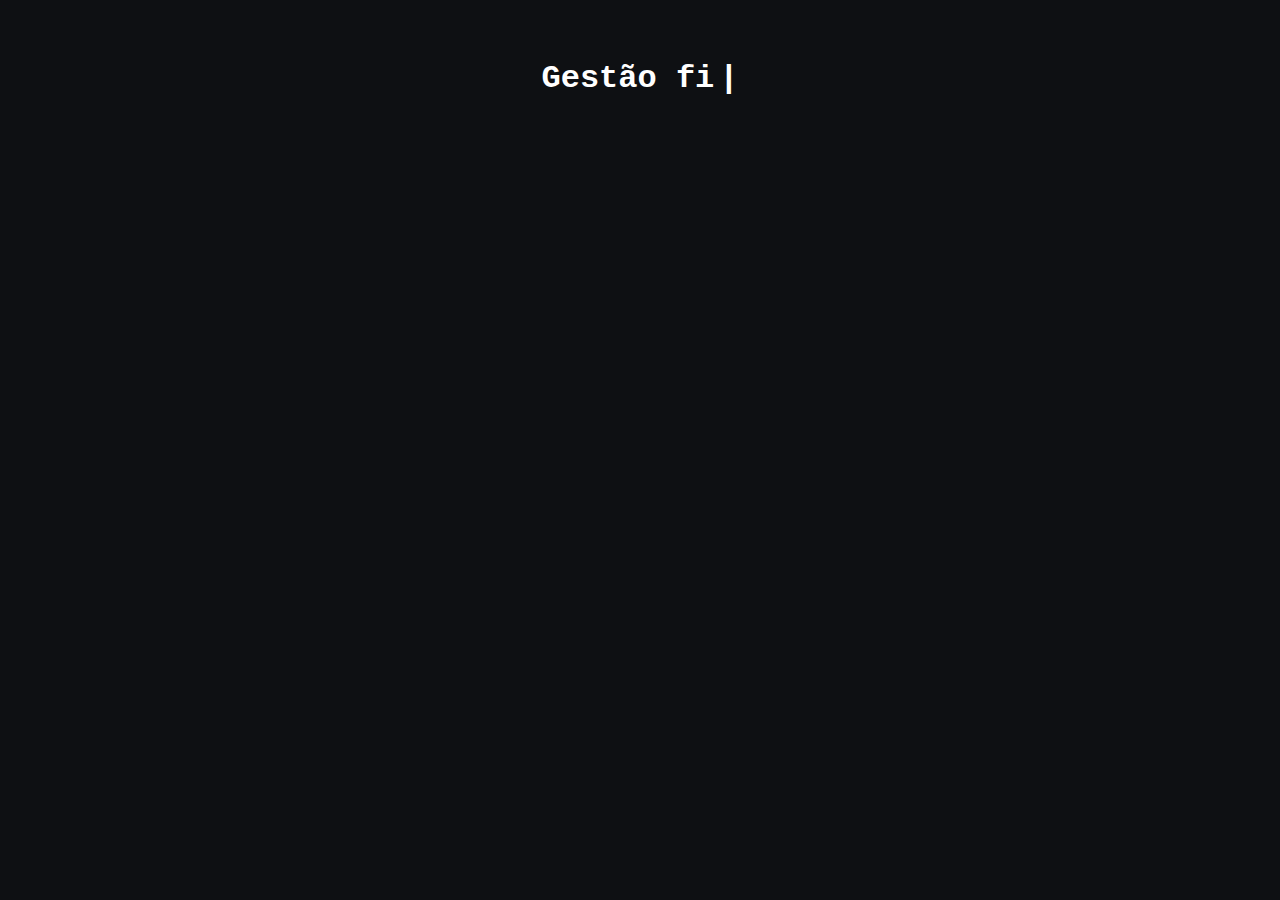
<file:  Typewriter/index.html>
<!DOCTYPE html>
<html lang="pt-br">
<head>
  <meta charset="UTF-8">
  <meta name="viewport" content="width=device-width, initial-scale=1.0">
  <meta http-equiv="X-UA-Compatible" content="ie=edge">
  <title>TypeWriter</title>
  <link rel="stylesheet" href="./src/style.css">
  <script src="./src/main.js" defer></script>
</head>
<body>

<h1 class="title">Gestão financeira de qualidade e confiabilidade.</h1>

</body>
</html>
</file>
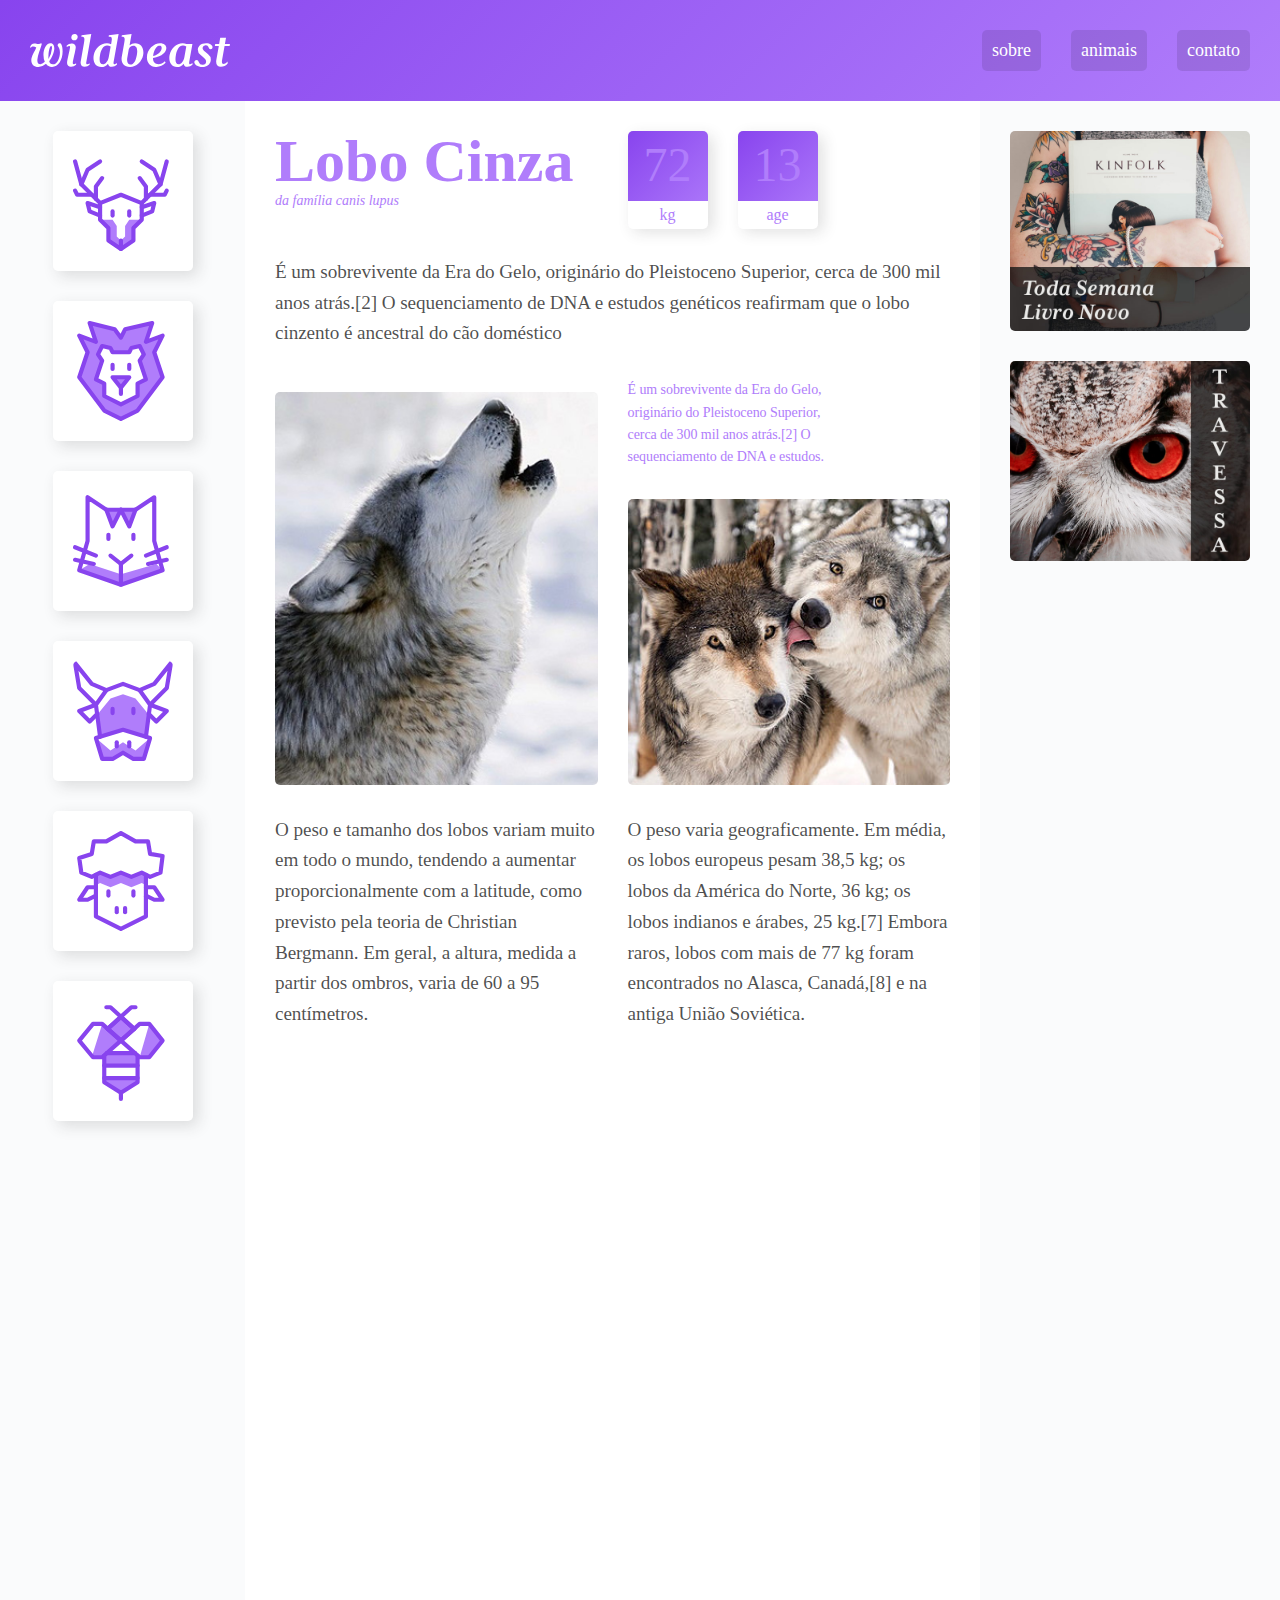
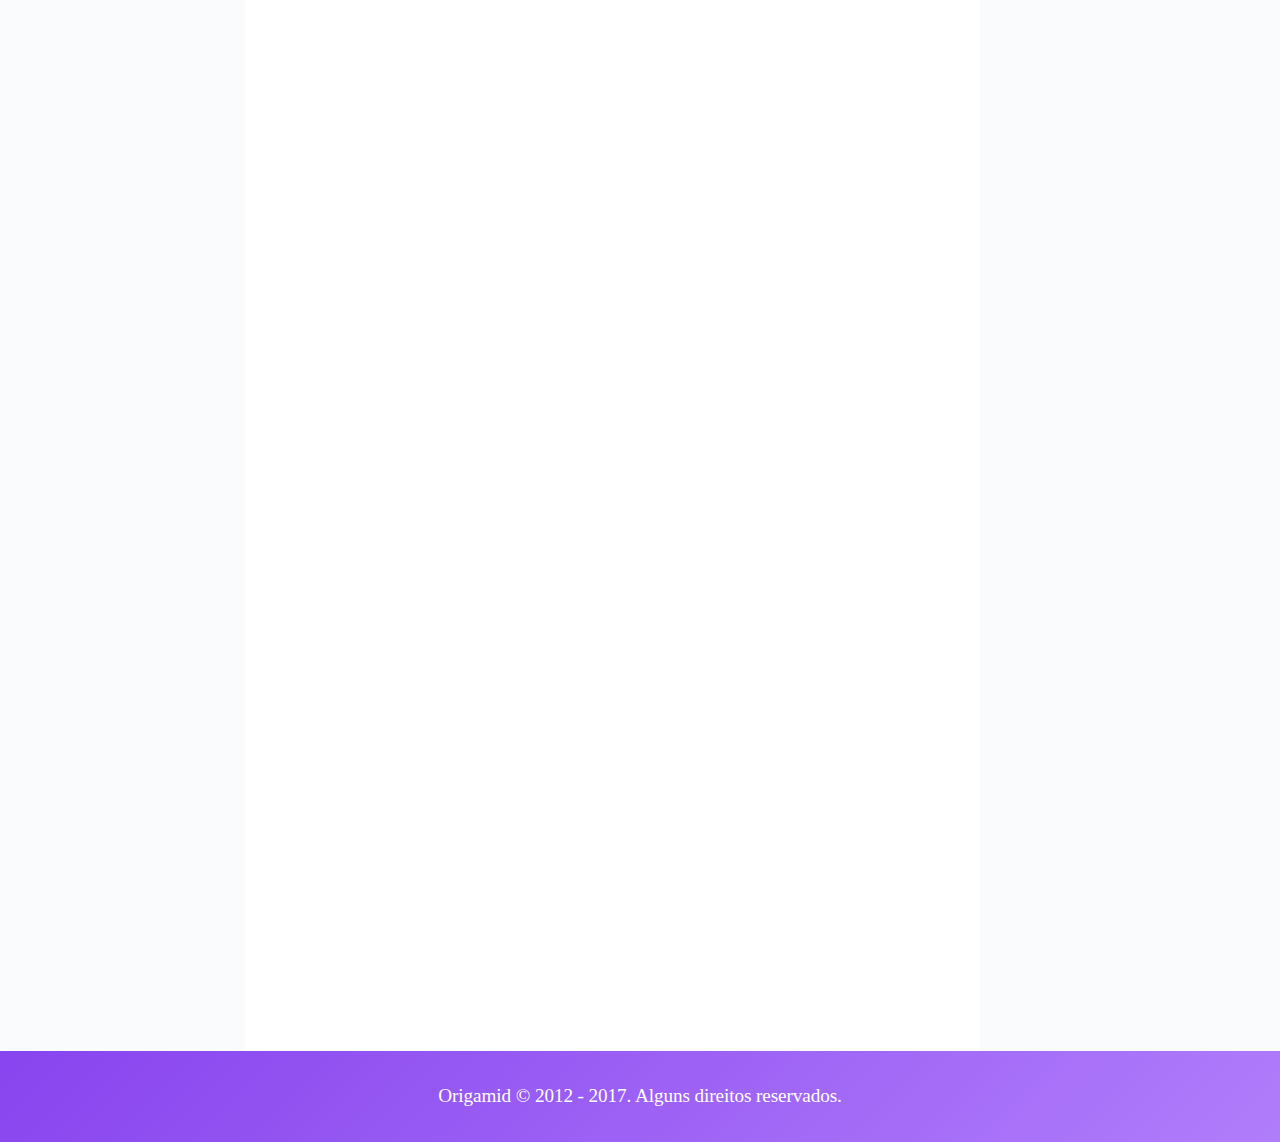
<file: Scroll-Content-JS/index.html>
<!DOCTYPE html>
<html>
  <head>
    <title>Wildbeast - Projeto CSS Grid Layout - Guia Completo - display: grid;</title>
    <meta name="description" content="Wildbeast - Projeto - Aprenda a utilizar o CSS Grid Layout para a criação de layouts responsivos com CSS nesse Guia Completo.">
    <meta name="author" content="Origamid"/>
    <meta name="theme-color" content="#693bb6">
    <meta property="og:title" content="Wildbeast - Projeto - CSS Grid Layout - Guia Completo - display: grid;"/>
    <meta property="og:description" content="Wildbeast - Projeto - Aprenda a utilizar o CSS Grid Layout para a criação de layouts responsivos com CSS nesse Guia Completo."/>
    <meta property="og:type" content="website"/>
    <meta property="og:url" content="https://www.origamid.com/projetos/wildbeast/index.html"/>
    <meta property="og:image" content="https://www.origamid.com/projetos/wildbeast/img/css-grid-layout.png"/>
    <meta property="og:site_name" content="Origamid"/>
    <meta charset="utf-8">
    <meta name="viewport" content="width=device-width, initial-scale=1, shrink-to-fit=no">
    <link href="https://fonts.googleapis.com/css?family=Vollkorn:400,400i,700" rel="stylesheet">
    <link rel="shortcut icon" href="favicon.ico">
    <link rel="stylesheet" href="css/style.css" />
  </head>
  <body>
  
    <article class="estrutura">
    
    <header class="header">
      <a href="#" class="logo"><img src="img/wildbeast.svg" alt="WildBeast"></a>
      <nav>
        <ul>
          <li><a href="#">sobre</a></li>
          <li><a href="#">animais</a></li>
          <li><a href="#">contato</a></li>
        </ul>
      </nav>
    </header>
    
    <nav class="sidenav">
      <ul>
        <li class="sidenav-item">
          <a href="#">
            <img src="img/icones/cervo.svg" alt="Cervo" />
          </a>
        </li>
        <li class="sidenav-item">
          <a href="#">
            <img src="img/icones/leao.svg" alt="Leão" />
          </a>
        </li>
        <li class="sidenav-item">
          <a href="#">
            <img src="img/icones/gato.svg" alt="Gato" />
          </a>
        </li>
        <li class="sidenav-item">
          <a href="#">
            <img src="img/icones/vaca.svg" alt="Vaca" />
          </a>
        </li>
        <li class="sidenav-item">
          <a href="#">
            <img src="img/icones/ovelha.svg" alt="Ovelha" />
          </a>
        </li>
        <li class="sidenav-item">
          <a href="#">
            <img src="img/icones/abelha.svg" alt="Abelha" />
          </a>
        </li>
      </ul>
    </nav>
    
    <section class="content">
    
      <div class="titulo">
        <h1>Lobo Cinza</h1>
        <span>da família canis lupus</span>
      </div>
      
      <div class="caracteristicas">
        <div>
          <span class="numero">72</span>
          <span class="rotulo">kg</span>
        </div>
        <div>
          <span class="numero">13</span>
          <span class="rotulo">age</span>
        </div>
      </div>
      
      <p class="introducao col-wide">É um sobrevivente da Era do Gelo, originário do Pleistoceno Superior, cerca de 300 mil anos atrás.[2] O sequenciamento de DNA e estudos genéticos reafirmam que o lobo cinzento é ancestral do cão doméstico</p>
      <img class="imagem-1" src="img/wolf1.jpg" alt="Wolf 1" />
      <p class="destaque">É um sobrevivente da Era do Gelo, originário do Pleistoceno Superior, cerca de 300 mil anos atrás.[2] O sequenciamento de DNA e estudos.</p>
      <img class="imagem-2" src="img/wolf2.jpg" alt="Wolf 2" />
      
      <p>O peso e tamanho dos lobos variam muito em todo o mundo, tendendo a aumentar proporcionalmente com a latitude, como previsto pela teoria de Christian Bergmann. Em geral, a altura, medida a partir dos ombros, varia de 60 a 95 centímetros.</p>
      <p>O peso varia geograficamente. Em média, os lobos europeus pesam 38,5 kg; os lobos da América do Norte, 36 kg; os lobos indianos e árabes, 25 kg.[7] Embora raros, lobos com mais de 77 kg foram encontrados no Alasca, Canadá,[8] e na antiga União Soviética.</p>
      
      <blockquote class="citacao col-wide" data-animation="left">
        <p>“Há algo no uivar do lobo que tira um homem do aqui e agora e o transporta para uma floresta da mente.”</p>
      </blockquote>
      
      <ul class="atributos" data-animation="left">
        <li>Surgiu: 12.000 anos</li>
        <li>Tipo: Mamífero</li>
        <li>Idade Média: 13 anos</li>
        <li>Macho adulto: 80kg</li>
        <li>Fêmea adulta: 55kg</li>
        <li>Família: Lupus</li>
      </ul>
      
      <div class="informacoes" data-animation="right">
        <p>É um sobrevivente da Era do Gelo, originário do Pleistoceno Superior, cerca de 300 mil anos atrás.[2] O sequenciamento de DNA e estudos genéticos reafirmam que o lobo cinzento é ancestral do cão doméstico.</p>
        <p>É um sobrevivente da Era do Gelo, originário do Pleistoceno Superior, cerca de 300 mil anos atrás.[2] O sequenciamento de DNA e estudos genéticos reafirmam que o lobo cinzento é ancestral do cão doméstico.</p>
      </div>
      
      <img class="imagem-3 col-wide" src="img/wolf3.jpg" alt="Wolf" data-animation="left"/>

      <blockquote class="citacao col-wide" data-animation="left">
        <p>“Há algo no uivar do lobo que tira um homem do aqui e agora e o transporta para uma floresta da mente.”</p>
      </blockquote>
      
      <ul class="atributos" data-animation="left">
        <li>Surgiu: 12.000 anos</li>
        <li>Tipo: Mamífero</li>
        <li>Idade Média: 13 anos</li>
        <li>Macho adulto: 80kg</li>
        <li>Fêmea adulta: 55kg</li>
        <li>Família: Lupus</li>
      </ul>
      
      <div class="informacoes" data-animation="right">
        <p>É um sobrevivente da Era do Gelo, originário do Pleistoceno Superior, cerca de 300 mil anos atrás.[2] O sequenciamento de DNA e estudos genéticos reafirmam que o lobo cinzento é ancestral do cão doméstico.</p>
        <p>É um sobrevivente da Era do Gelo, originário do Pleistoceno Superior, cerca de 300 mil anos atrás.[2] O sequenciamento de DNA e estudos genéticos reafirmam que o lobo cinzento é ancestral do cão doméstico.</p>
      </div>
    </section>
    
    <aside class="anuncios">
      <div class="anuncios-item">
        <img src="img/anuncio-1.jpg" alt="Anúncio 1" />
      </div>
      <div class="anuncios-item">
        <img src="img/anuncio-2.jpg" alt="Anúncio 2" />
      </div>
    </aside>
    
    <footer class="footer">
      <p>Origamid © 2012 - 2017. Alguns direitos reservados.</p>
    </footer>
    
    </article>

    <script src="js/script.js"></script>
  </body>
</html>
</file>
<file:  Typewriter/src/style.css>
body {
    background: #0e1013;
}

.title {
    max-width: 480px;
    text-align: center;
    margin: 60px auto;
    font-family: 'Courier New', Courier, monospace;
    color: #fff;
}

.title::after{
    content: '|';
    margin-left: 5px;
    opacity: 1;
    animation-name: blink;
    animation-duration: .7s;
    animation-iteration-count: infinite;
}

@keyframes blink {
    0%, 100% {opacity: 1;}
    50%{opacity: 0;}
}
</file>
<file: Scroll-Content-JS/css/style.css>
body, p, h1, ul, li, blockquote {
  padding: 0px;
  margin: 0px;
}

body {
  font-family: "Volkorn", Georgia, Serif;
}

li {
  list-style: none;
}

a {
  text-decoration: none;
}

img {
  max-width: 100%;
  width: 100%;
  border-radius: 5px;
  display: block;
}

/* GRID GERAL */

.estrutura {
  display: grid;
  /* Minmax é para definir o mínimo que quero dela, a última eu quero 300px fixo sempre. */
  grid-template-columns: minmax(160px, 1fr) 3fr 300px;
  grid-template-areas:
    "header header header"
    "sidenav content anuncios"
    "footer footer footer"
  ;
}

@media (max-width: 1200px) {
  .estrutura {
    grid-template-areas:
      "header header header"
      "sidenav content content"
      "sidenav anuncios anuncios"
      "footer footer footer"
    ;
  }
}

@media (max-width: 760px) {
  .estrutura {
    grid-template-columns: 100%; /* 1fr está bugando */
    grid-template-areas:
      "header"
      "sidenav"
      "content"
      "anuncios"
      "footer"
    ;
  }
}

/* HEADER */

.header {
  grid-area: header;
  background: linear-gradient(135deg, #8844ee, #B07DFB);
  padding: 30px;
  align-items: center;
  display: grid;
  grid-template-columns: 1fr auto;
}

.logo {
  max-width: 200px;
}

.header nav ul {
  display: flex;
  flex-wrap: wrap;
}

.header nav a {
  display: block;
  padding: 10px;
  color: white;
  font-size: 1.125em;
  background: rgba(0,0,0,.1);
  border-radius: 5px;
  transition: 0.1s;
}

.header nav a:hover {
  background: rgba(0,0,0,.5);
}

.header li + li {
  margin-left: 30px;
}

@media (max-width: 760px) {
  .header {
    grid-template-columns: auto;
  }
  .logo {
    margin-bottom: 20px;
  }
  .header nav a {
    font-size: 1em;
  }
  .header li + li {
    margin-left: 10px;
  }
}

/* SIDENAV */

.sidenav {
  grid-area: sidenav;
  background: #fafbfc;
  padding: 30px;
}

.sidenav-item a {
  display: block;
  min-width: 60px;
  max-width: 100px;
  margin: 0 auto 30px auto;
  background: white;
  box-shadow: 5px 5px 15px 0px rgba(44,44,44,0.15);
  border-radius: 5px;
  padding: 20px;
  transition: .1s ease-out;
}

.sidenav-item a:hover {
  background: #B07DFB;
}

@keyframes seta {
  from {
    right: 30px;
  }
  to {
    right: 20px;
  }
}

@media (max-width: 760px) {
  .sidenav {
    position: relative;
    overflow-x: auto;
    -webkit-overflow-scrolling: touch;
    -ms-overflow-style: -ms-autohiding-scrollbar;
  }
  .sidenav::after {
    content: '→';
    position: absolute;
    top: 5px;
    right: 30px;
    color: rgba(0,0,0,.3);
    animation: seta .5s ease-in 0s infinite alternate;
  }
  .sidenav ul {
    display: flex;
    flex-wrap: nowrap;
  }
  .sidenav-item {
    flex: 1 0 60px;
  }
  .sidenav {
    padding: 0 30px;
  }
  .sidenav-item a {
    margin: 30px 30px 30px 0px;
  }
}

/* CONTENT */

.content {
  grid-area: content;
  margin: 0 auto;
}

/* ANUNCIOS */

.anuncios {
  grid-area: anuncios;
  background: #fafbfc;
  display: grid;
  padding: 30px;
  grid-gap: 30px;
  grid-template-columns: repeat(auto-fit, minmax(150px, 1fr));
  align-content: start;
  justify-content: space-around;
}

/* FOOTER */

.footer {
  grid-area: footer;
  background: linear-gradient(135deg, #8844ee, #B07DFB);
}

/* GRID DO CONTENT */

.content {
  display: grid;
  max-width: 900px;
  grid-template-columns: 1fr 1fr;
  grid-gap: 30px;
  padding: 30px;
}

@media (max-width: 600px) {
  .content {
    grid-template-columns: auto;
  }
}

.col-wide {
  /* A coluna vai do 1 até o último, por isso -1, assim pega todas as colunas */
  grid-column: 1 / -1;
}

.imagem-1 {
  /* span 2 significa que ess imagem vai ocupar 2 linhas e será alinhada ao final dela sempre. */
  grid-row: span 2;
  align-self: end;
}

.imagem-2 {
  align-self: end;
}

/* ESTILOS DO CONTENT */

p {
  font-size: 1.2em;
  line-height: 1.6;
  letter-spacing: -.005em;
  color: rgba(0, 0, 0, 0.7);
}

.informacoes p + p {
  margin-top: 30px;
}

/* TITULO */

.titulo {
  color: #B07DFB;
}

.titulo h1 {
  font-size: 3.75em;
  font-weight: 700;
  line-height: 1;
}

.titulo span {
  font-size: 0.875em;
  font-style: italic;
}

/* CARACTERISTICAS */

.caracteristicas {
  display: flex;
  align-items: flex-start;
}

.caracteristicas > div {
  width: 80px;
  text-align: center;
  box-shadow: 5px 5px 15px 0px rgba(44,44,44,0.15);
  background: linear-gradient(135deg, #8844ee, #B07DFB);
  border-radius: 5px;
  position: relative;
}

.caracteristicas > div:first-child {
  margin-right: 30px;
}

.numero {
  color: #B07DFB;
  font-size: 3em;
  line-height: 1;
  margin: 10px auto;
}

.rotulo {
  background: white;
  border-radius: 0 0 5px 5px;
  color: #B07DFB;
  padding: 5px 0;
  position: relative;
  top: 2px;
}

.caracteristicas span {
  display: block;
}

/* DESTAQUE */

.destaque {
  font-size: 0.875em;
  color: #B07DFB;
  max-width: 16em;
}

.citacao, .atributos {
  align-self: start;
  padding: 30px;
  border-radius: 5px;
  box-shadow: 5px 5px 15px 0px rgba(44,44,44,0.15);
  background: linear-gradient(135deg, #8844ee, #B07DFB);
}

.citacao p {
  font-size: 1.5em;
  font-style: italic;
  text-align: center;
  max-width: 500px;
  margin: 0 auto;
  color: white;
}

.atributos li {
  color: white;
  font-family: Courier, monospace;
  font-size: 1.125em;
  padding: 15px;
}

.atributos li + li {
  border-top: 2px solid #AF7BFB;
}

.footer p {
  color: white;
  text-align: center;
  padding: 30px;
}

/* Animação */

[data-animation]{
  opacity: 0;
  transition: .3s;
}

[data-animation="left"]{
  transform: translate3d(-50px, 0, 0);
}

[data-animation="right"]{
  transform: translate3d(50px, 0, 0);
}

[data-animation].animate{
  opacity: 1;
  transform: translate3d(0, 0, 0);
}
</file>
